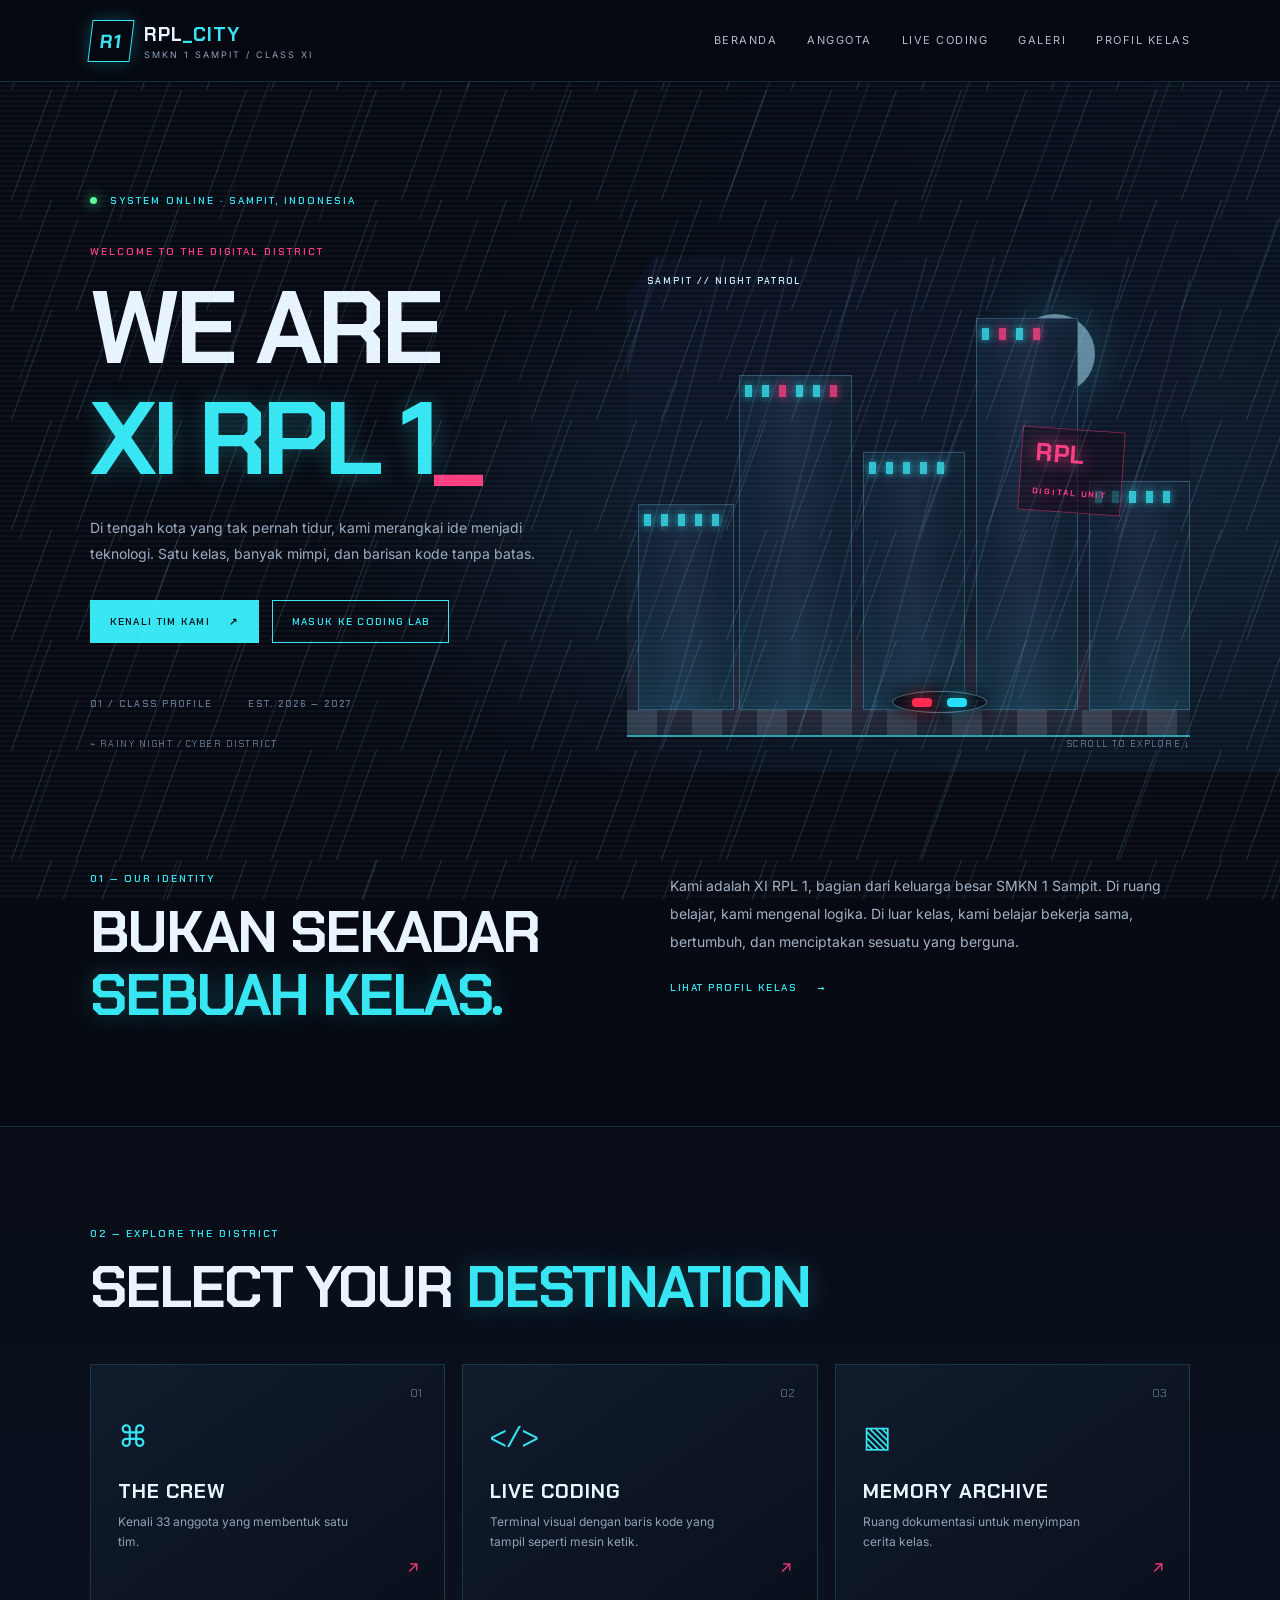
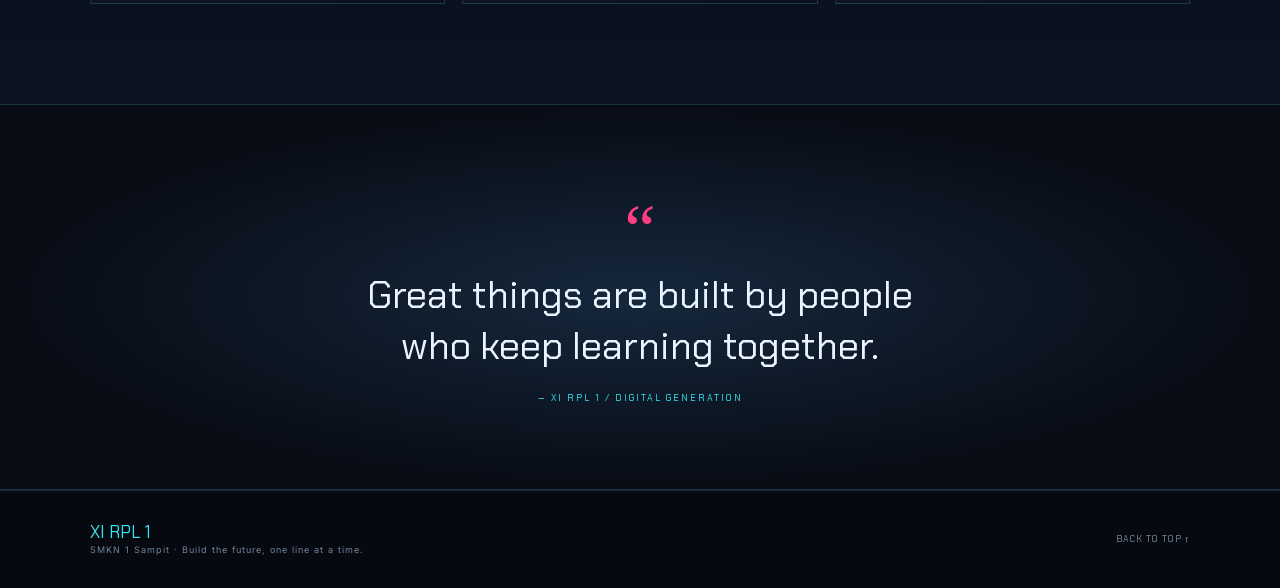
<file: NEON_RPL1_CYBER_CITY/html/index.html>
<!DOCTYPE html>
<html lang="id">
<head>
<meta charset="UTF-8">
<meta name="viewport" content="width=device-width, initial-scale=1.0">
<meta name="description" content="Website resmi kelas XI RPL 1 SMKN 1 Sampit dengan tema kota cyberpunk.">
<title>Cyber City | XI RPL 1</title>
<link rel="stylesheet" href="../css/style.css">
</head>
<body>
<div class="rain rain-one"></div><div class="rain rain-two"></div><div class="scanlines"></div>
<header class="site-header">
<a class="brand" href="index.html"><span class="brand-mark">R1</span><span>RPL<span class="brand-accent">_CITY</span><small>SMKN 1 SAMPIT / CLASS XI</small></span></a>
<input class="nav-toggle" type="checkbox" id="nav-toggle">
<label class="nav-button" for="nav-toggle"><span></span><span></span><span></span></label>
<nav class="navigation">
<a href="index.html">Beranda</a><a href="anggota.html">Anggota</a><a href="coding.html">Live Coding</a><a href="galeri.html">Galeri</a><a href="profil.html">Profil Kelas</a>
</nav></header>
<main>
<section class="hero">
<div class="hero-copy">
<div class="eyebrow"><i class="status-dot"></i> SYSTEM ONLINE <span>·</span> SAMPIT, INDONESIA</div>
<p class="hero-kicker">WELCOME TO THE DIGITAL DISTRICT</p>
<h1>WE ARE<br><span>XI RPL 1</span><b class="cursor">_</b></h1>
<p class="hero-description">Di tengah kota yang tak pernah tidur, kami merangkai ide menjadi teknologi. Satu kelas, banyak mimpi, dan barisan kode tanpa batas.</p>
<div class="hero-actions"><a class="button button-primary" href="anggota.html">KENALI TIM KAMI <span>↗</span></a><a class="button button-ghost" href="coding.html">MASUK KE CODING LAB</a></div>
<div class="hero-meta"><span>01 / CLASS PROFILE</span><span>EST. 2026 — 2027</span></div>
</div>
<div class="city-scene">
<div class="moon"></div><div class="city-glow"></div>
<div class="building b1"><i></i><i></i><i></i><i></i><i></i></div>
<div class="building b2"><i></i><i></i><i></i><i></i><i></i><i></i></div>
<div class="building b3"><i></i><i></i><i></i><i></i><i></i></div>
<div class="building b4"><i></i><i></i><i></i><i></i></div>
<div class="building b5"><i></i><i></i><i></i><i></i><i></i></div>
<div class="police-beacon"><span></span><span></span></div>
<div class="street-line"></div><div class="scene-label">SAMPIT // NIGHT PATROL</div>
<div class="holo-sign">RPL<br><small>DIGITAL UNIT</small></div>
</div>
<div class="hero-bottom"><span>⌁ RAINY NIGHT / CYBER DISTRICT</span><span>SCROLL TO EXPLORE ↓</span></div>
</section>
<section class="section intro-grid">
<div><p class="section-tag">01 — OUR IDENTITY</p><h2>BUKAN SEKADAR<br><span>SEBUAH KELAS.</span></h2></div>
<div class="intro-text"><p>Kami adalah XI RPL 1, bagian dari keluarga besar SMKN 1 Sampit. Di ruang belajar, kami mengenal logika. Di luar kelas, kami belajar bekerja sama, bertumbuh, dan menciptakan sesuatu yang berguna.</p><a class="text-link" href="profil.html">LIHAT PROFIL KELAS <span>→</span></a></div>
</section>
<section class="section feature-section">
<p class="section-tag">02 — EXPLORE THE DISTRICT</p><h2>SELECT YOUR <span>DESTINATION</span></h2>
<div class="feature-grid">
<a class="feature-card" href="anggota.html"><span class="card-number">01</span><div class="feature-icon">⌘</div><h3>THE CREW</h3><p>Kenali 33 anggota yang membentuk satu tim.</p><span class="card-arrow">↗</span></a>
<a class="feature-card" href="coding.html"><span class="card-number">02</span><div class="feature-icon">&lt;/&gt;</div><h3>LIVE CODING</h3><p>Terminal visual dengan baris kode yang tampil seperti mesin ketik.</p><span class="card-arrow">↗</span></a>
<a class="feature-card" href="galeri.html"><span class="card-number">03</span><div class="feature-icon">▧</div><h3>MEMORY ARCHIVE</h3><p>Ruang dokumentasi untuk menyimpan cerita kelas.</p><span class="card-arrow">↗</span></a>
</div>
</section>
<section class="quote-band"><span>“</span><p>Great things are built by people<br>who keep learning together.</p><small>— XI RPL 1 / DIGITAL GENERATION</small></section>
</main>
<footer class="footer"><div><b>XI RPL 1</b><span>SMKN 1 Sampit · Build the future, one line at a time.</span></div><a href="index.html">BACK TO TOP ↑</a></footer>
</body>
</html>
</file>
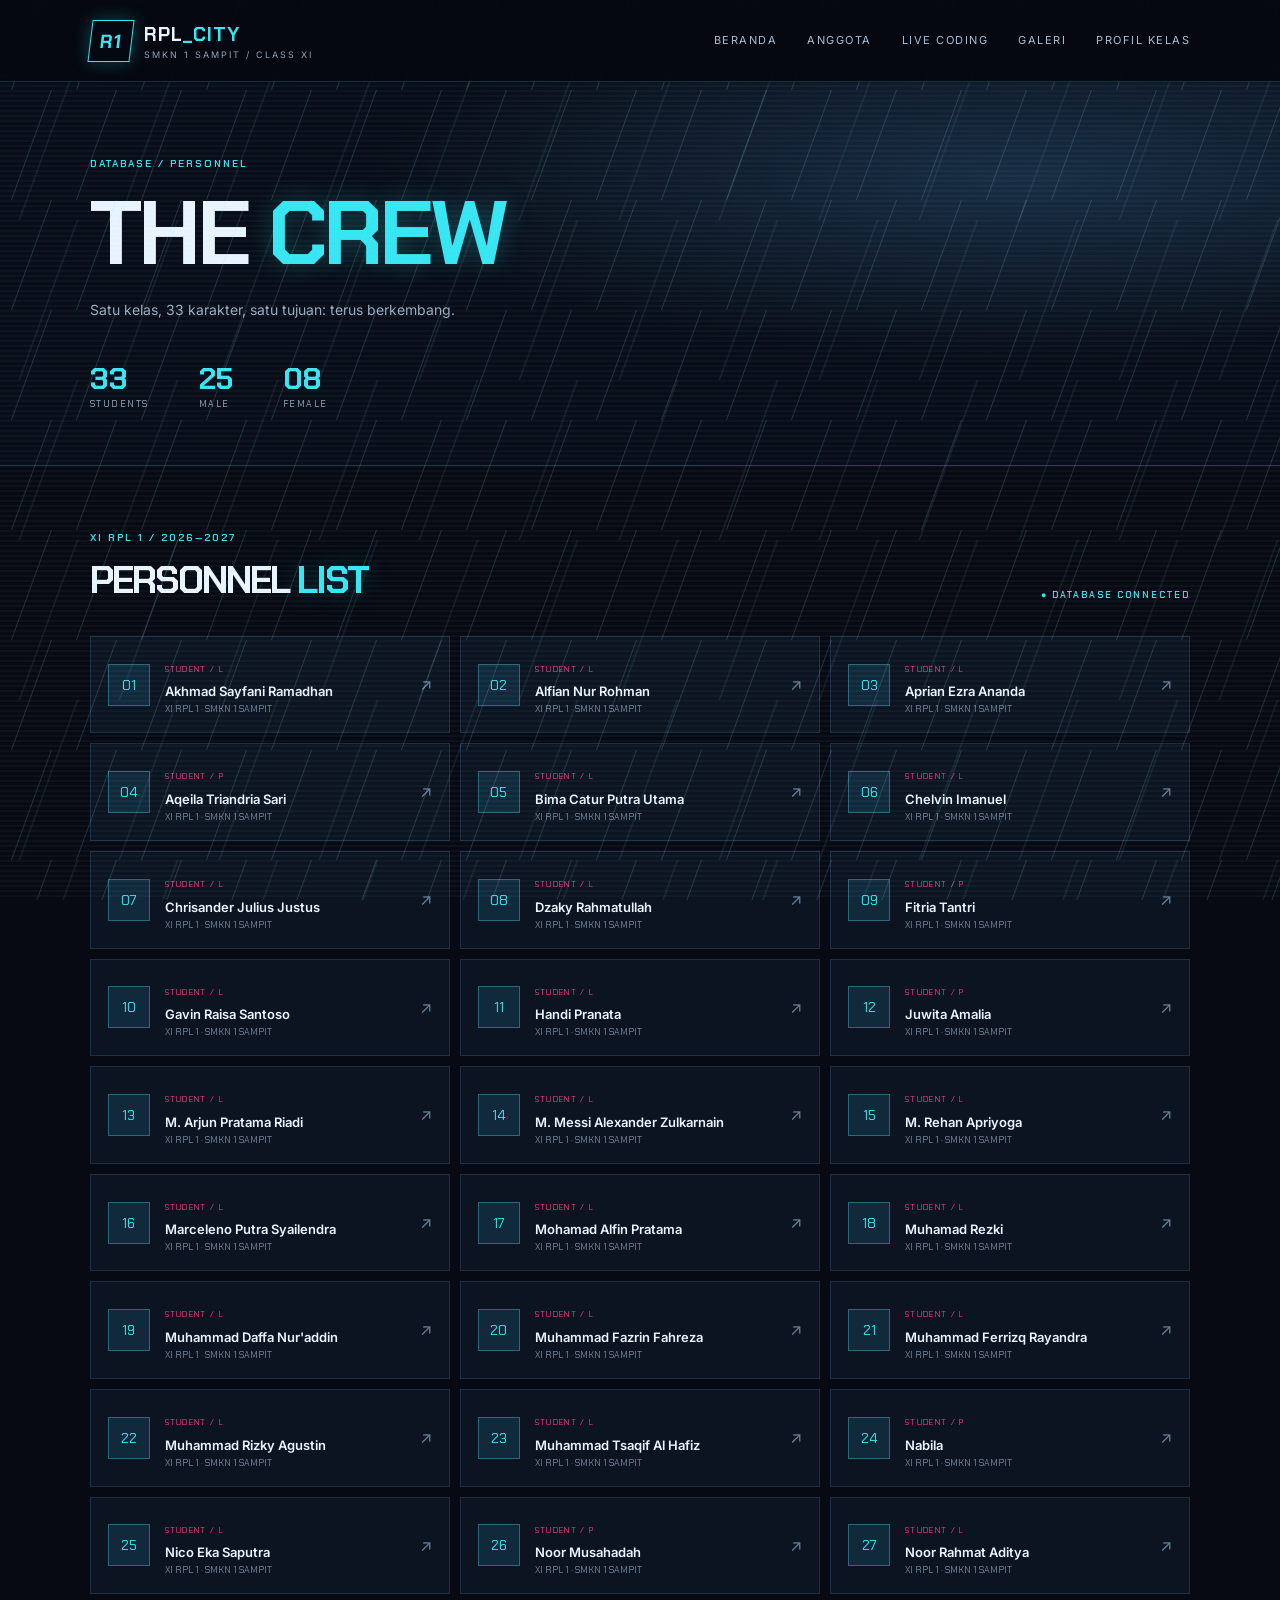
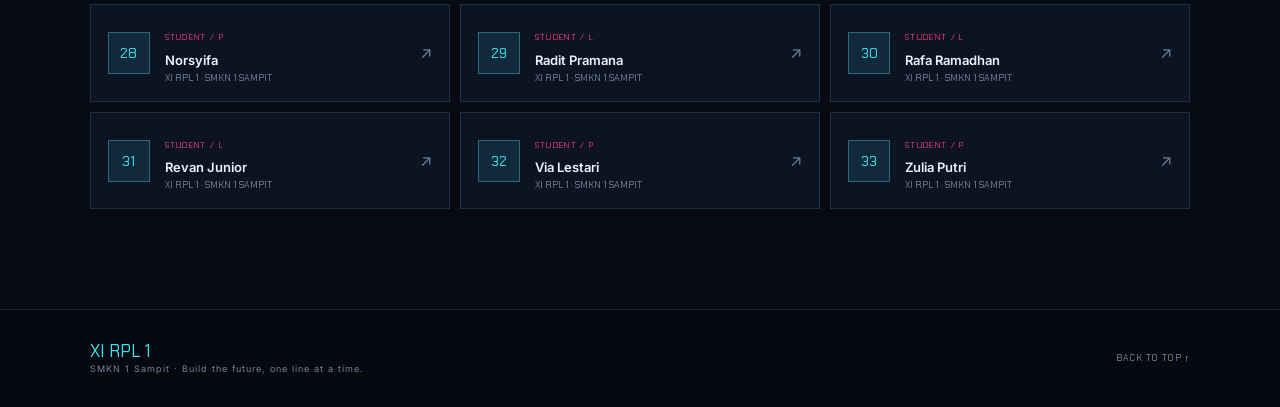
<file: NEON_RPL1_CYBER_CITY/html/anggota.html>
<!DOCTYPE html>
<html lang="id">
<head>
<meta charset="UTF-8">
<meta name="viewport" content="width=device-width, initial-scale=1.0">
<meta name="description" content="Daftar anggota kelas XI RPL 1 SMKN 1 Sampit.">
<title>The Crew | XI RPL 1</title>
<link rel="stylesheet" href="../css/style.css">
</head>
<body>
<div class="rain rain-one"></div><div class="rain rain-two"></div><div class="scanlines"></div>
<header class="site-header">
<a class="brand" href="index.html"><span class="brand-mark">R1</span><span>RPL<span class="brand-accent">_CITY</span><small>SMKN 1 SAMPIT / CLASS XI</small></span></a>
<input class="nav-toggle" type="checkbox" id="nav-toggle">
<label class="nav-button" for="nav-toggle"><span></span><span></span><span></span></label>
<nav class="navigation">
<a href="index.html">Beranda</a><a href="anggota.html">Anggota</a><a href="coding.html">Live Coding</a><a href="galeri.html">Galeri</a><a href="profil.html">Profil Kelas</a>
</nav></header>
<main>
<section class="page-hero compact"><p class="section-tag">DATABASE / PERSONNEL</p><h1>THE <span>CREW</span></h1><p class="lead">Satu kelas, 33 karakter, satu tujuan: terus berkembang.</p><div class="stats-row"><div><b>33</b><span>STUDENTS</span></div><div><b>25</b><span>MALE</span></div><div><b>08</b><span>FEMALE</span></div></div></section>
<section class="section members-section"><div class="section-heading"><div><p class="section-tag">XI RPL 1 / 2026—2027</p><h2>PERSONNEL <span>LIST</span></h2></div><span class="database-label">● DATABASE CONNECTED</span></div><div class="member-grid"><article class="member-card"><div class="member-avatar">01</div><div><span class="member-role">STUDENT / L</span><h3>Akhmad Sayfani Ramadhan</h3><p>XI RPL 1 · SMKN 1 SAMPIT</p></div><span class="member-symbol">↗</span></article>
<article class="member-card"><div class="member-avatar">02</div><div><span class="member-role">STUDENT / L</span><h3>Alfian Nur Rohman</h3><p>XI RPL 1 · SMKN 1 SAMPIT</p></div><span class="member-symbol">↗</span></article>
<article class="member-card"><div class="member-avatar">03</div><div><span class="member-role">STUDENT / L</span><h3>Aprian Ezra Ananda</h3><p>XI RPL 1 · SMKN 1 SAMPIT</p></div><span class="member-symbol">↗</span></article>
<article class="member-card"><div class="member-avatar">04</div><div><span class="member-role">STUDENT / P</span><h3>Aqeila Triandria Sari</h3><p>XI RPL 1 · SMKN 1 SAMPIT</p></div><span class="member-symbol">↗</span></article>
<article class="member-card"><div class="member-avatar">05</div><div><span class="member-role">STUDENT / L</span><h3>Bima Catur Putra Utama</h3><p>XI RPL 1 · SMKN 1 SAMPIT</p></div><span class="member-symbol">↗</span></article>
<article class="member-card"><div class="member-avatar">06</div><div><span class="member-role">STUDENT / L</span><h3>Chelvin Imanuel</h3><p>XI RPL 1 · SMKN 1 SAMPIT</p></div><span class="member-symbol">↗</span></article>
<article class="member-card"><div class="member-avatar">07</div><div><span class="member-role">STUDENT / L</span><h3>Chrisander Julius Justus</h3><p>XI RPL 1 · SMKN 1 SAMPIT</p></div><span class="member-symbol">↗</span></article>
<article class="member-card"><div class="member-avatar">08</div><div><span class="member-role">STUDENT / L</span><h3>Dzaky Rahmatullah</h3><p>XI RPL 1 · SMKN 1 SAMPIT</p></div><span class="member-symbol">↗</span></article>
<article class="member-card"><div class="member-avatar">09</div><div><span class="member-role">STUDENT / P</span><h3>Fitria Tantri</h3><p>XI RPL 1 · SMKN 1 SAMPIT</p></div><span class="member-symbol">↗</span></article>
<article class="member-card"><div class="member-avatar">10</div><div><span class="member-role">STUDENT / L</span><h3>Gavin Raisa Santoso</h3><p>XI RPL 1 · SMKN 1 SAMPIT</p></div><span class="member-symbol">↗</span></article>
<article class="member-card"><div class="member-avatar">11</div><div><span class="member-role">STUDENT / L</span><h3>Handi Pranata</h3><p>XI RPL 1 · SMKN 1 SAMPIT</p></div><span class="member-symbol">↗</span></article>
<article class="member-card"><div class="member-avatar">12</div><div><span class="member-role">STUDENT / P</span><h3>Juwita Amalia</h3><p>XI RPL 1 · SMKN 1 SAMPIT</p></div><span class="member-symbol">↗</span></article>
<article class="member-card"><div class="member-avatar">13</div><div><span class="member-role">STUDENT / L</span><h3>M. Arjun Pratama Riadi</h3><p>XI RPL 1 · SMKN 1 SAMPIT</p></div><span class="member-symbol">↗</span></article>
<article class="member-card"><div class="member-avatar">14</div><div><span class="member-role">STUDENT / L</span><h3>M. Messi Alexander Zulkarnain</h3><p>XI RPL 1 · SMKN 1 SAMPIT</p></div><span class="member-symbol">↗</span></article>
<article class="member-card"><div class="member-avatar">15</div><div><span class="member-role">STUDENT / L</span><h3>M. Rehan Apriyoga</h3><p>XI RPL 1 · SMKN 1 SAMPIT</p></div><span class="member-symbol">↗</span></article>
<article class="member-card"><div class="member-avatar">16</div><div><span class="member-role">STUDENT / L</span><h3>Marceleno Putra Syailendra</h3><p>XI RPL 1 · SMKN 1 SAMPIT</p></div><span class="member-symbol">↗</span></article>
<article class="member-card"><div class="member-avatar">17</div><div><span class="member-role">STUDENT / L</span><h3>Mohamad Alfin Pratama</h3><p>XI RPL 1 · SMKN 1 SAMPIT</p></div><span class="member-symbol">↗</span></article>
<article class="member-card"><div class="member-avatar">18</div><div><span class="member-role">STUDENT / L</span><h3>Muhamad Rezki</h3><p>XI RPL 1 · SMKN 1 SAMPIT</p></div><span class="member-symbol">↗</span></article>
<article class="member-card"><div class="member-avatar">19</div><div><span class="member-role">STUDENT / L</span><h3>Muhammad Daffa Nur'addin</h3><p>XI RPL 1 · SMKN 1 SAMPIT</p></div><span class="member-symbol">↗</span></article>
<article class="member-card"><div class="member-avatar">20</div><div><span class="member-role">STUDENT / L</span><h3>Muhammad Fazrin Fahreza</h3><p>XI RPL 1 · SMKN 1 SAMPIT</p></div><span class="member-symbol">↗</span></article>
<article class="member-card"><div class="member-avatar">21</div><div><span class="member-role">STUDENT / L</span><h3>Muhammad Ferrizq Rayandra</h3><p>XI RPL 1 · SMKN 1 SAMPIT</p></div><span class="member-symbol">↗</span></article>
<article class="member-card"><div class="member-avatar">22</div><div><span class="member-role">STUDENT / L</span><h3>Muhammad Rizky Agustin</h3><p>XI RPL 1 · SMKN 1 SAMPIT</p></div><span class="member-symbol">↗</span></article>
<article class="member-card"><div class="member-avatar">23</div><div><span class="member-role">STUDENT / L</span><h3>Muhammad Tsaqif Al Hafiz</h3><p>XI RPL 1 · SMKN 1 SAMPIT</p></div><span class="member-symbol">↗</span></article>
<article class="member-card"><div class="member-avatar">24</div><div><span class="member-role">STUDENT / P</span><h3>Nabila</h3><p>XI RPL 1 · SMKN 1 SAMPIT</p></div><span class="member-symbol">↗</span></article>
<article class="member-card"><div class="member-avatar">25</div><div><span class="member-role">STUDENT / L</span><h3>Nico Eka Saputra</h3><p>XI RPL 1 · SMKN 1 SAMPIT</p></div><span class="member-symbol">↗</span></article>
<article class="member-card"><div class="member-avatar">26</div><div><span class="member-role">STUDENT / P</span><h3>Noor Musahadah</h3><p>XI RPL 1 · SMKN 1 SAMPIT</p></div><span class="member-symbol">↗</span></article>
<article class="member-card"><div class="member-avatar">27</div><div><span class="member-role">STUDENT / L</span><h3>Noor Rahmat Aditya</h3><p>XI RPL 1 · SMKN 1 SAMPIT</p></div><span class="member-symbol">↗</span></article>
<article class="member-card"><div class="member-avatar">28</div><div><span class="member-role">STUDENT / P</span><h3>Norsyifa</h3><p>XI RPL 1 · SMKN 1 SAMPIT</p></div><span class="member-symbol">↗</span></article>
<article class="member-card"><div class="member-avatar">29</div><div><span class="member-role">STUDENT / L</span><h3>Radit Pramana</h3><p>XI RPL 1 · SMKN 1 SAMPIT</p></div><span class="member-symbol">↗</span></article>
<article class="member-card"><div class="member-avatar">30</div><div><span class="member-role">STUDENT / L</span><h3>Rafa Ramadhan</h3><p>XI RPL 1 · SMKN 1 SAMPIT</p></div><span class="member-symbol">↗</span></article>
<article class="member-card"><div class="member-avatar">31</div><div><span class="member-role">STUDENT / L</span><h3>Revan Junior</h3><p>XI RPL 1 · SMKN 1 SAMPIT</p></div><span class="member-symbol">↗</span></article>
<article class="member-card"><div class="member-avatar">32</div><div><span class="member-role">STUDENT / P</span><h3>Via Lestari</h3><p>XI RPL 1 · SMKN 1 SAMPIT</p></div><span class="member-symbol">↗</span></article>
<article class="member-card"><div class="member-avatar">33</div><div><span class="member-role">STUDENT / P</span><h3>Zulia Putri</h3><p>XI RPL 1 · SMKN 1 SAMPIT</p></div><span class="member-symbol">↗</span></article></div></section>
</main>
<footer class="footer"><div><b>XI RPL 1</b><span>SMKN 1 Sampit · Build the future, one line at a time.</span></div><a href="index.html">BACK TO TOP ↑</a></footer>
</body>
</html>
</file>
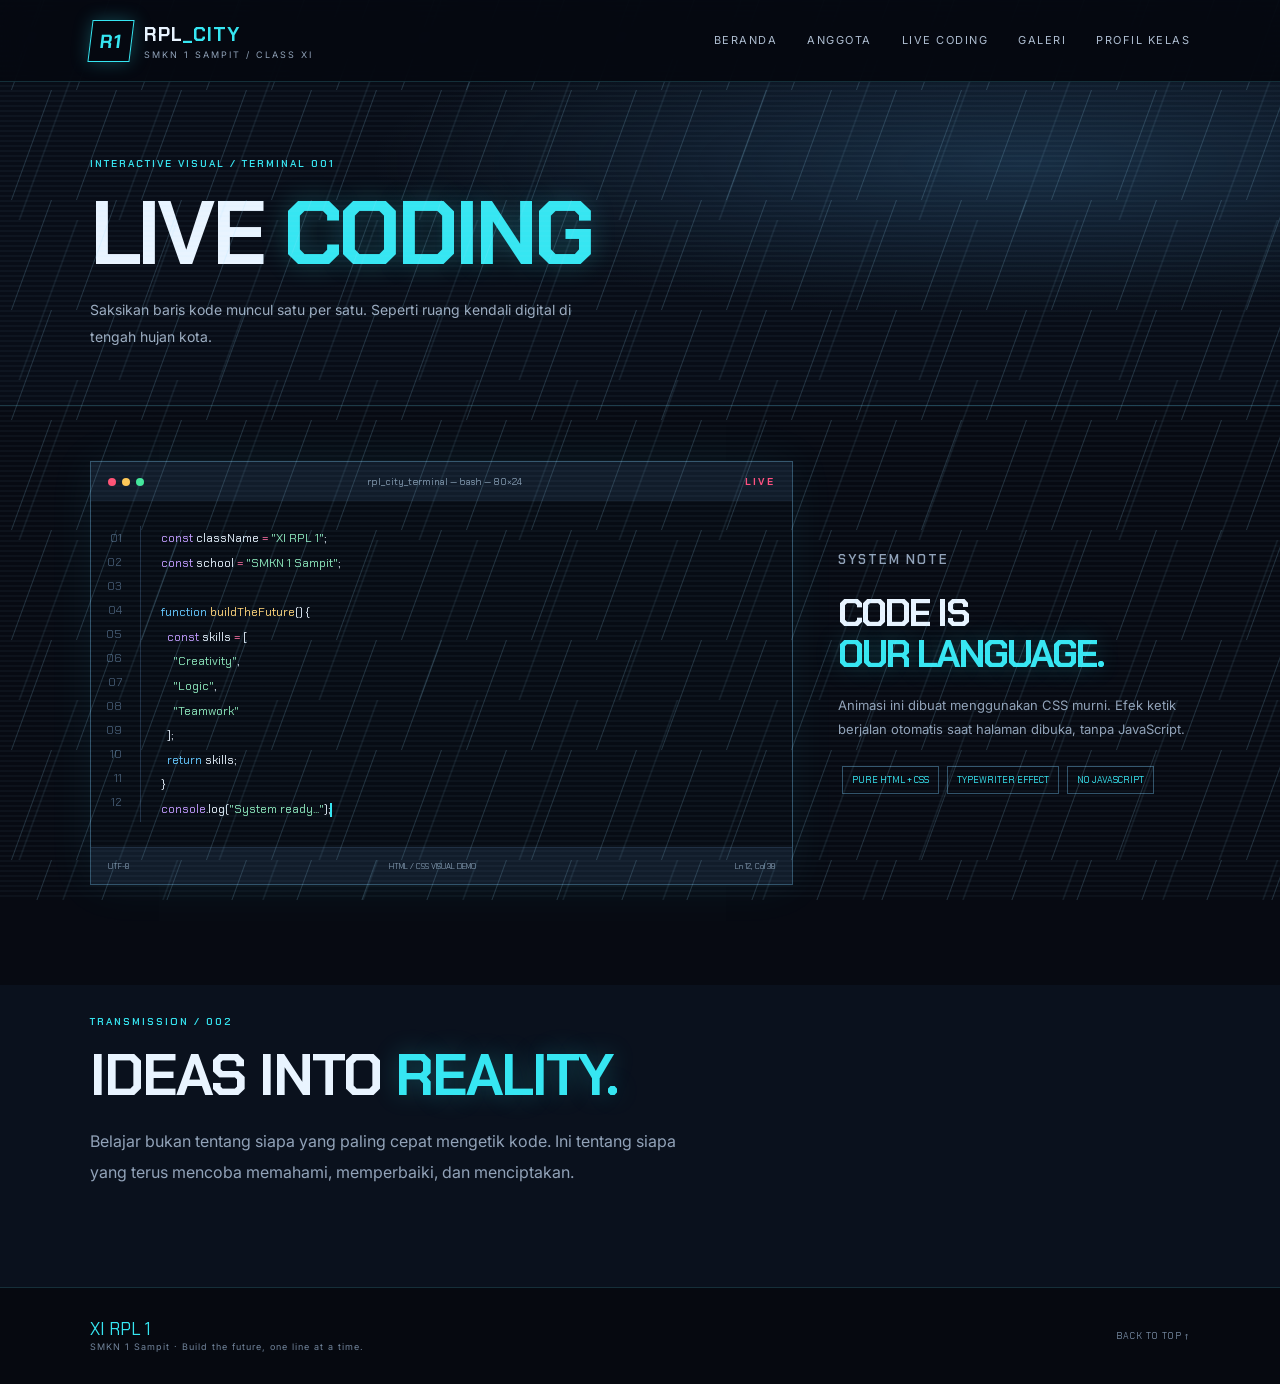
<file: NEON_RPL1_CYBER_CITY/html/coding.html>
<!DOCTYPE html>
<html lang="id">
<head>
<meta charset="UTF-8">
<meta name="viewport" content="width=device-width, initial-scale=1.0">
<meta name="description" content="Terminal animasi CSS untuk kelas XI RPL 1.">
<title>Live Coding | XI RPL 1</title>
<link rel="stylesheet" href="../css/style.css">
</head>
<body>
<div class="rain rain-one"></div><div class="rain rain-two"></div><div class="scanlines"></div>
<header class="site-header">
<a class="brand" href="index.html"><span class="brand-mark">R1</span><span>RPL<span class="brand-accent">_CITY</span><small>SMKN 1 SAMPIT / CLASS XI</small></span></a>
<input class="nav-toggle" type="checkbox" id="nav-toggle">
<label class="nav-button" for="nav-toggle"><span></span><span></span><span></span></label>
<nav class="navigation">
<a href="index.html">Beranda</a><a href="anggota.html">Anggota</a><a href="coding.html">Live Coding</a><a href="galeri.html">Galeri</a><a href="profil.html">Profil Kelas</a>
</nav></header>
<main>
<section class="page-hero compact"><p class="section-tag">INTERACTIVE VISUAL / TERMINAL 001</p><h1>LIVE <span>CODING</span></h1><p class="lead">Saksikan baris kode muncul satu per satu. Seperti ruang kendali digital di tengah hujan kota.</p></section>
<section class="section coding-layout">
<div class="terminal-window">
<div class="terminal-top"><div class="traffic"><i></i><i></i><i></i></div><span>rpl_city_terminal — bash — 80×24</span><b>LIVE</b></div>
<div class="terminal-body"><div class="terminal-side">01<br>02<br>03<br>04<br>05<br>06<br>07<br>08<br>09<br>10<br>11<br>12</div>
<div class="code-lines"><p><span class="code-purple">const</span> className <span class="code-pink">=</span> <span class="code-green">"XI RPL 1"</span>;</p>
<p><span class="code-purple">const</span> school <span class="code-pink">=</span> <span class="code-green">"SMKN 1 Sampit"</span>;</p>
<p>&nbsp;</p>
<p><span class="code-blue">function</span> <span class="code-yellow">buildTheFuture</span>() {</p>
<p>&nbsp;&nbsp;<span class="code-purple">const</span> skills <span class="code-pink">=</span> [</p>
<p>&nbsp;&nbsp;&nbsp;&nbsp;<span class="code-green">"Creativity"</span>,</p>
<p>&nbsp;&nbsp;&nbsp;&nbsp;<span class="code-green">"Logic"</span>,</p>
<p>&nbsp;&nbsp;&nbsp;&nbsp;<span class="code-green">"Teamwork"</span></p>
<p>&nbsp;&nbsp;];</p>
<p>&nbsp;&nbsp;<span class="code-blue">return</span> skills;</p>
<p>}</p>
<p class="typing-line"><span class="code-purple">console</span>.log(<span class="code-green">"System ready..."</span>);<i></i></p></div></div>
<div class="terminal-bottom"><span>UTF-8</span><span>HTML / CSS VISUAL DEMO</span><span>Ln 12, Col 38</span></div>
</div>
<div class="coding-note"><p class="section-tag">SYSTEM NOTE</p><h2>CODE IS<br><span>OUR LANGUAGE.</span></h2><p>Animasi ini dibuat menggunakan CSS murni. Efek ketik berjalan otomatis saat halaman dibuka, tanpa JavaScript.</p><div class="note-chip">PURE HTML + CSS</div><div class="note-chip">TYPEWRITER EFFECT</div><div class="note-chip">NO JAVASCRIPT</div></div>
</section>
<section class="section mini-terminal"><p class="section-tag">TRANSMISSION / 002</p><h2>IDEAS INTO <span>REALITY.</span></h2><p>Belajar bukan tentang siapa yang paling cepat mengetik kode. Ini tentang siapa yang terus mencoba memahami, memperbaiki, dan menciptakan.</p></section>
</main>
<footer class="footer"><div><b>XI RPL 1</b><span>SMKN 1 Sampit · Build the future, one line at a time.</span></div><a href="index.html">BACK TO TOP ↑</a></footer>
</body>
</html>
</file>
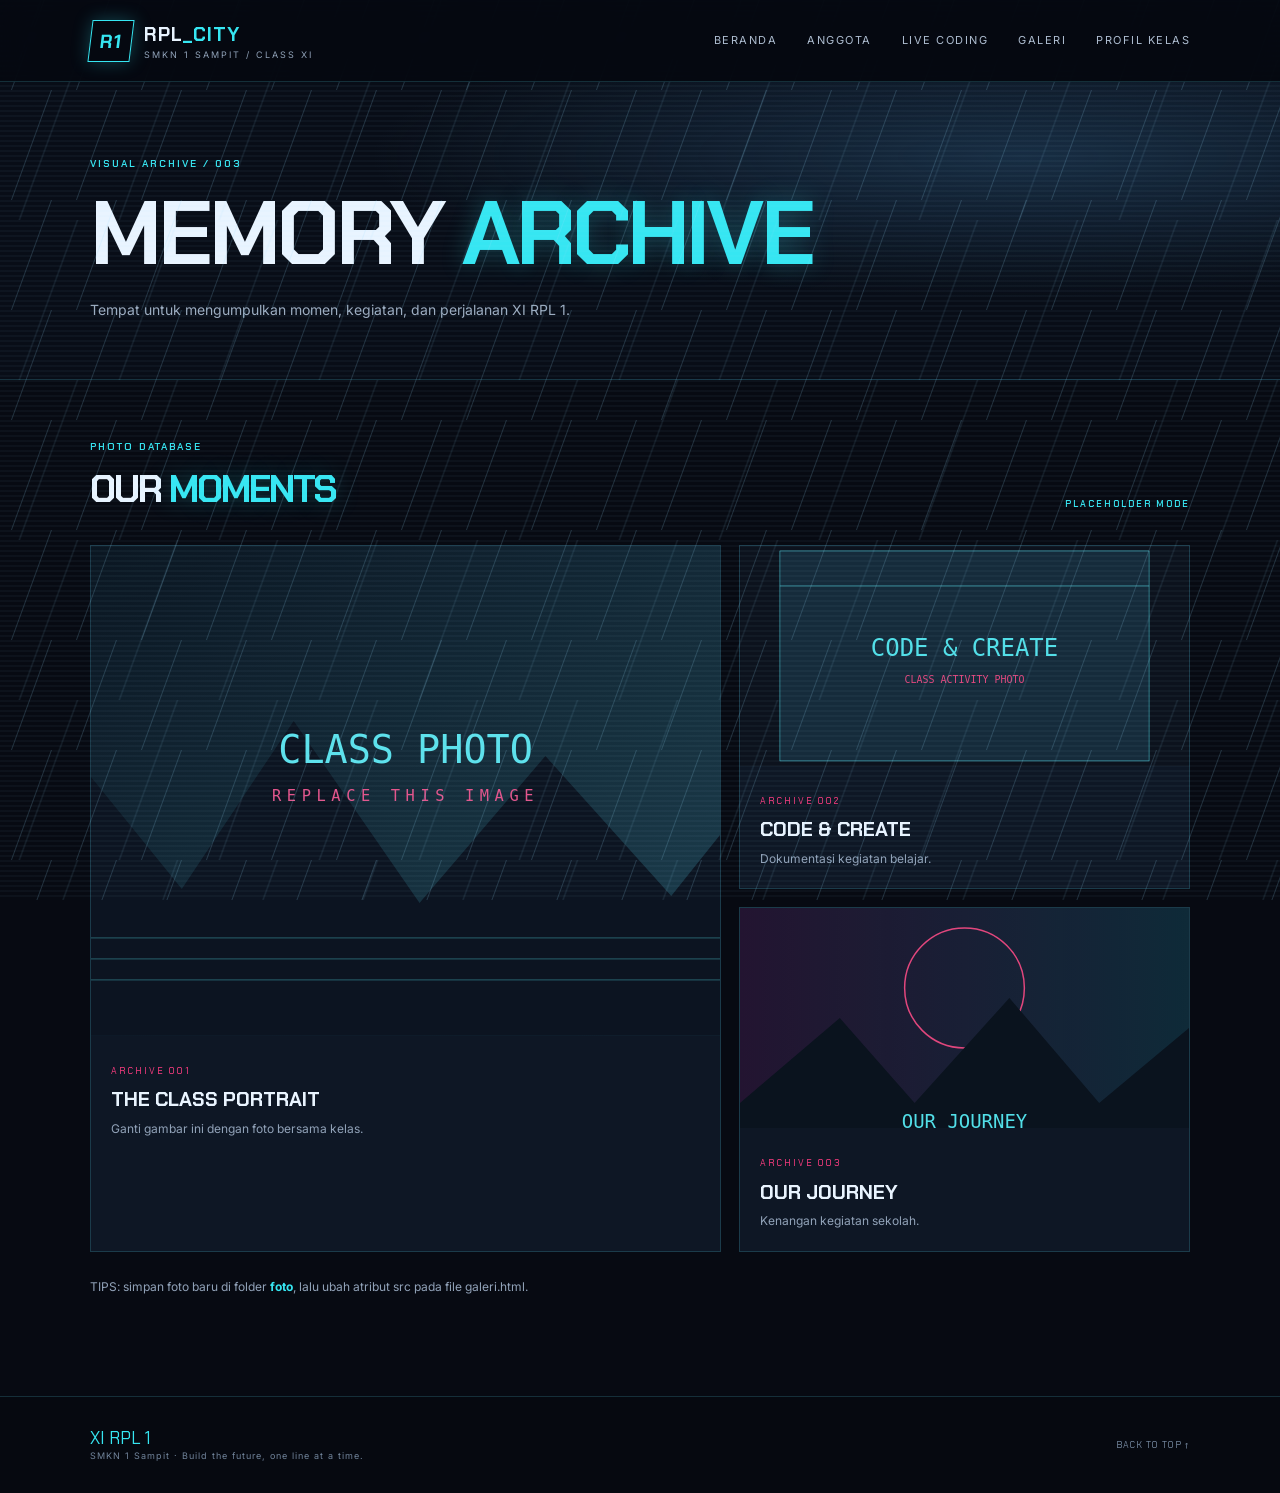
<file: NEON_RPL1_CYBER_CITY/html/galeri.html>
<!DOCTYPE html>
<html lang="id">
<head>
<meta charset="UTF-8">
<meta name="viewport" content="width=device-width, initial-scale=1.0">
<meta name="description" content="Galeri foto kelas XI RPL 1.">
<title>Memory Archive | XI RPL 1</title>
<link rel="stylesheet" href="../css/style.css">
</head>
<body>
<div class="rain rain-one"></div><div class="rain rain-two"></div><div class="scanlines"></div>
<header class="site-header">
<a class="brand" href="index.html"><span class="brand-mark">R1</span><span>RPL<span class="brand-accent">_CITY</span><small>SMKN 1 SAMPIT / CLASS XI</small></span></a>
<input class="nav-toggle" type="checkbox" id="nav-toggle">
<label class="nav-button" for="nav-toggle"><span></span><span></span><span></span></label>
<nav class="navigation">
<a href="index.html">Beranda</a><a href="anggota.html">Anggota</a><a href="coding.html">Live Coding</a><a href="galeri.html">Galeri</a><a href="profil.html">Profil Kelas</a>
</nav></header>
<main>
<section class="page-hero compact"><p class="section-tag">VISUAL ARCHIVE / 003</p><h1>MEMORY <span>ARCHIVE</span></h1><p class="lead">Tempat untuk mengumpulkan momen, kegiatan, dan perjalanan XI RPL 1.</p></section>
<section class="section gallery-section"><div class="section-heading"><div><p class="section-tag">PHOTO DATABASE</p><h2>OUR <span>MOMENTS</span></h2></div><span class="database-label">PLACEHOLDER MODE</span></div>
<div class="gallery-grid">
<article class="gallery-card gallery-large"><img src="../foto/foto-kelas-1.svg" alt="Placeholder foto kegiatan kelas"><div><small>ARCHIVE 001</small><h3>THE CLASS PORTRAIT</h3><p>Ganti gambar ini dengan foto bersama kelas.</p></div></article>
<article class="gallery-card"><img src="../foto/foto-kelas-2.svg" alt="Placeholder kegiatan belajar"><div><small>ARCHIVE 002</small><h3>CODE & CREATE</h3><p>Dokumentasi kegiatan belajar.</p></div></article>
<article class="gallery-card"><img src="../foto/foto-kelas-3.svg" alt="Placeholder kegiatan sekolah"><div><small>ARCHIVE 003</small><h3>OUR JOURNEY</h3><p>Kenangan kegiatan sekolah.</p></div></article>
</div><p class="gallery-hint">TIPS: simpan foto baru di folder <b>foto</b>, lalu ubah atribut src pada file galeri.html.</p></section>
</main>
<footer class="footer"><div><b>XI RPL 1</b><span>SMKN 1 Sampit · Build the future, one line at a time.</span></div><a href="index.html">BACK TO TOP ↑</a></footer>
</body>
</html>
</file>
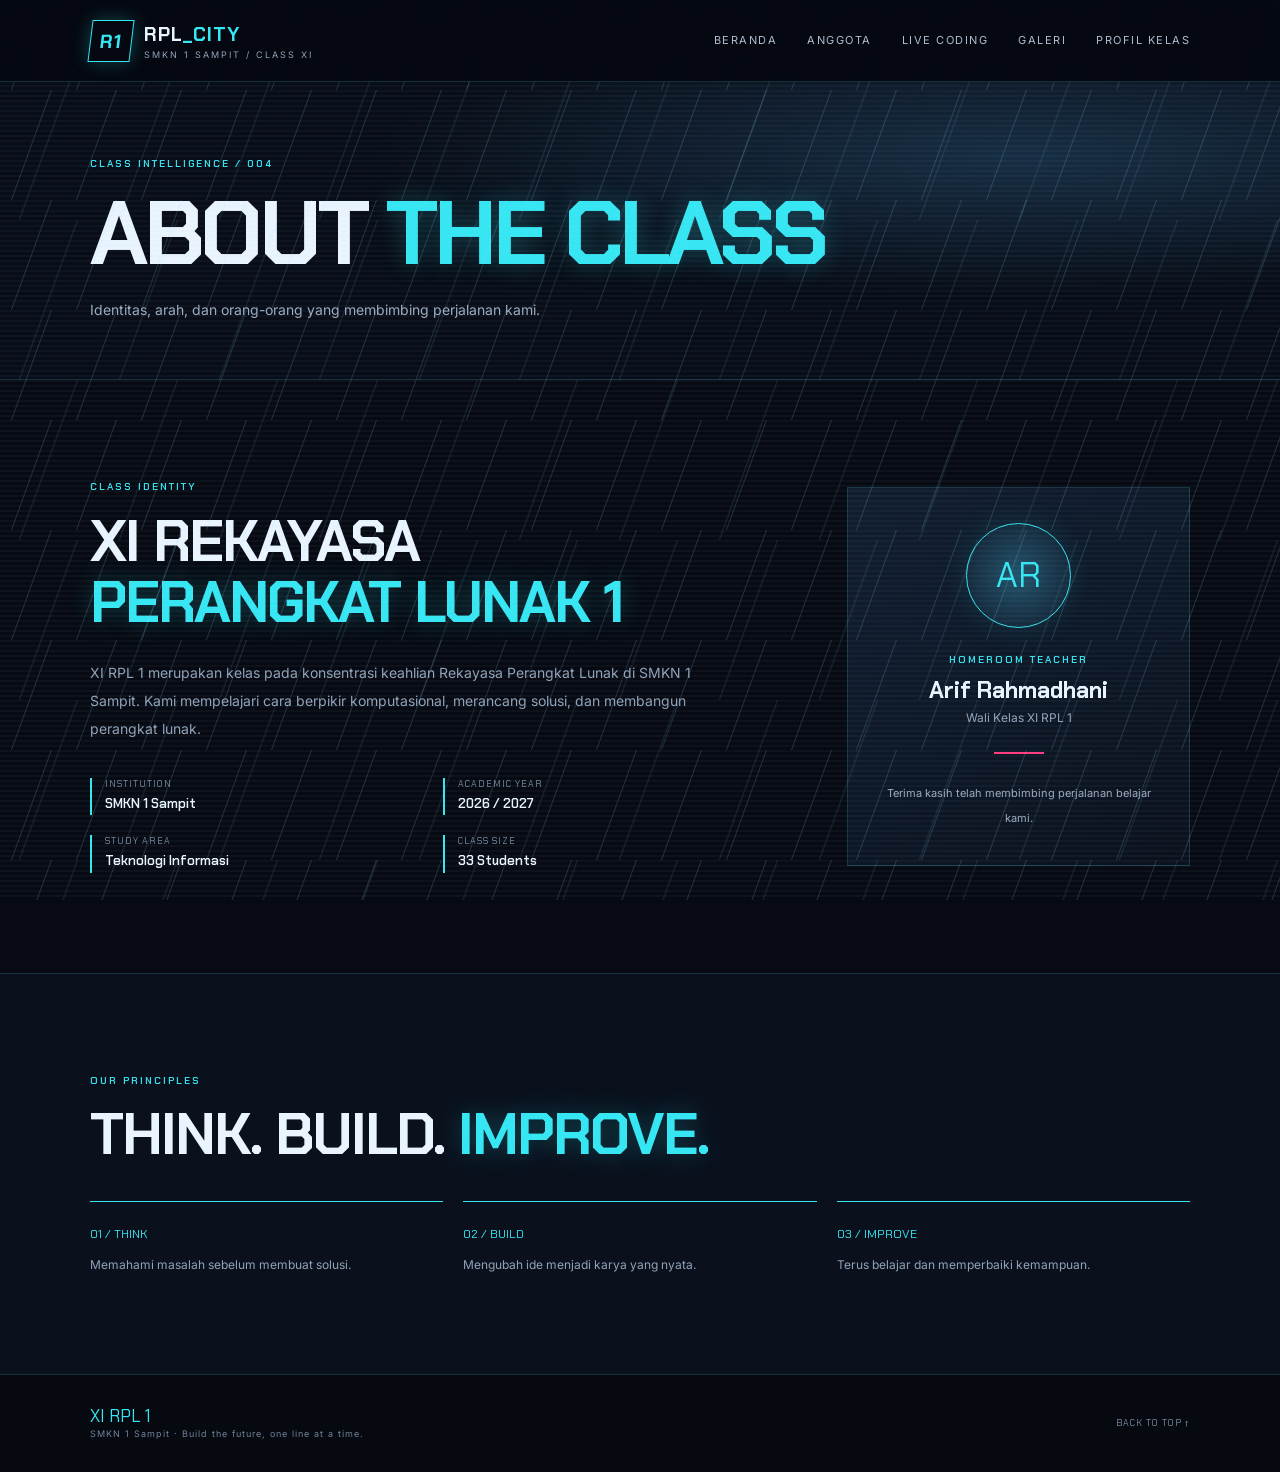
<file: NEON_RPL1_CYBER_CITY/html/profil.html>
<!DOCTYPE html>
<html lang="id">
<head>
<meta charset="UTF-8">
<meta name="viewport" content="width=device-width, initial-scale=1.0">
<meta name="description" content="Profil kelas XI RPL 1 dan wali kelas.">
<title>Profil Kelas | XI RPL 1</title>
<link rel="stylesheet" href="../css/style.css">
</head>
<body>
<div class="rain rain-one"></div><div class="rain rain-two"></div><div class="scanlines"></div>
<header class="site-header">
<a class="brand" href="index.html"><span class="brand-mark">R1</span><span>RPL<span class="brand-accent">_CITY</span><small>SMKN 1 SAMPIT / CLASS XI</small></span></a>
<input class="nav-toggle" type="checkbox" id="nav-toggle">
<label class="nav-button" for="nav-toggle"><span></span><span></span><span></span></label>
<nav class="navigation">
<a href="index.html">Beranda</a><a href="anggota.html">Anggota</a><a href="coding.html">Live Coding</a><a href="galeri.html">Galeri</a><a href="profil.html">Profil Kelas</a>
</nav></header>
<main>
<section class="page-hero compact"><p class="section-tag">CLASS INTELLIGENCE / 004</p><h1>ABOUT <span>THE CLASS</span></h1><p class="lead">Identitas, arah, dan orang-orang yang membimbing perjalanan kami.</p></section>
<section class="section profile-layout"><div class="profile-main"><p class="section-tag">CLASS IDENTITY</p><h2>XI REKAYASA<br><span>PERANGKAT LUNAK 1</span></h2><p>XI RPL 1 merupakan kelas pada konsentrasi keahlian Rekayasa Perangkat Lunak di SMKN 1 Sampit. Kami mempelajari cara berpikir komputasional, merancang solusi, dan membangun perangkat lunak.</p><div class="profile-facts"><div><small>INSTITUTION</small><b>SMKN 1 Sampit</b></div><div><small>ACADEMIC YEAR</small><b>2026 / 2027</b></div><div><small>STUDY AREA</small><b>Teknologi Informasi</b></div><div><small>CLASS SIZE</small><b>33 Students</b></div></div></div>
<div class="teacher-card"><div class="teacher-image">AR</div><p class="section-tag">HOMEROOM TEACHER</p><h3>Arif Rahmadhani</h3><p>Wali Kelas XI RPL 1</p><div class="teacher-line"></div><small>Terima kasih telah membimbing perjalanan belajar kami.</small></div></section>
<section class="section vision-section"><p class="section-tag">OUR PRINCIPLES</p><h2>THINK. BUILD. <span>IMPROVE.</span></h2><div class="principle-grid"><div><b>01 / THINK</b><p>Memahami masalah sebelum membuat solusi.</p></div><div><b>02 / BUILD</b><p>Mengubah ide menjadi karya yang nyata.</p></div><div><b>03 / IMPROVE</b><p>Terus belajar dan memperbaiki kemampuan.</p></div></div></section>
</main>
<footer class="footer"><div><b>XI RPL 1</b><span>SMKN 1 Sampit · Build the future, one line at a time.</span></div><a href="index.html">BACK TO TOP ↑</a></footer>
</body>
</html>
</file>
<file: NEON_RPL1_CYBER_CITY/css/style.css>
@import url('https://fonts.googleapis.com/css2?family=Chakra+Petch:wght@400;500;600;700&family=Inter:wght@400;500;600;700;800&display=swap');
:root{--bg:#070a12;--panel:#0c1220;--panel2:#101a2b;--text:#e9f4ff;--muted:#91a2b8;--cyan:#36e6f2;--pink:#ff3d81;--purple:#9c6bff;--line:rgba(91,220,245,.18);--mono:'Chakra Petch',monospace}
*{box-sizing:border-box;margin:0;padding:0}
html{scroll-behavior:smooth}
body{background:var(--bg);color:var(--text);font-family:Inter,Arial,sans-serif;overflow-x:hidden;line-height:1.6}
a{color:inherit;text-decoration:none}
.site-header{height:82px;padding:0 7%;display:flex;align-items:center;justify-content:space-between;border-bottom:1px solid var(--line);background:rgba(5,9,17,.88);backdrop-filter:blur(14px);position:sticky;top:0;z-index:20}
.brand{display:flex;align-items:center;gap:12px;font:700 19px var(--mono);letter-spacing:1px}
.brand-mark{width:42px;height:42px;border:1px solid var(--cyan);display:grid;place-items:center;color:var(--cyan);box-shadow:0 0 18px #36e6f244;transform:skew(-7deg)}
.brand-accent{color:var(--cyan)}.brand small{display:block;color:var(--muted);font:9px Inter;letter-spacing:2px;margin-top:2px}
.navigation{display:flex;gap:30px}.navigation a{font-size:11px;letter-spacing:1.5px;text-transform:uppercase;color:#aebdd0;transition:.25s}.navigation a:hover{color:var(--cyan);text-shadow:0 0 12px var(--cyan)}
.nav-toggle,.nav-button{display:none}
.hero{min-height:690px;padding:85px 7% 35px;position:relative;display:grid;grid-template-columns:1fr 1.05fr;align-items:center;overflow:hidden;background:radial-gradient(ellipse at 75% 65%,#14263a 0,transparent 47%),linear-gradient(110deg,#070a12 35%,#0a1220)}
.hero:before{content:"";position:absolute;inset:0;background:linear-gradient(transparent 96%,#36e6f211 97%);background-size:100% 5px;opacity:.4;pointer-events:none}
.hero-copy{position:relative;z-index:3;max-width:600px}.eyebrow,.section-tag,.hero-kicker,.hero-meta,.scene-label,.database-label{font:600 10px var(--mono);letter-spacing:2px;color:var(--cyan)}
.status-dot{display:inline-block;width:7px;height:7px;background:#5dff9a;border-radius:50%;box-shadow:0 0 12px #5dff9a;margin-right:8px}
.hero-kicker{margin-top:38px;color:var(--pink)}h1,h2,h3{font-family:var(--mono);line-height:1.08}
.hero h1{font-size:clamp(62px,8vw,112px);letter-spacing:-5px;margin:15px 0 20px}.hero h1 span,.page-hero h1 span,.section h2 span,.profile-main h2 span,.coding-note h2 span{color:var(--cyan);text-shadow:0 0 25px #36e6f244}
.cursor{color:var(--pink);animation:blink .8s steps(2) infinite}.hero-description,.lead{max-width:490px;color:#9cacc0;font-size:14px;line-height:1.9}
.hero-actions{display:flex;gap:13px;flex-wrap:wrap;margin-top:32px}.button{padding:14px 19px;font:600 10px var(--mono);letter-spacing:1.3px;border:1px solid var(--cyan);transition:.25s}.button-primary{background:var(--cyan);color:#061018}.button-primary span{margin-left:15px}.button-ghost{color:var(--cyan)}.button:hover{box-shadow:0 0 25px #36e6f255;transform:translateY(-3px)}
.hero-meta{display:flex;gap:35px;margin-top:55px;color:#62748c;font-size:9px}
.city-scene{height:480px;position:relative;overflow:hidden;align-self:end;background:linear-gradient(180deg,#0a1020 0%,#111c30 65%,#080d18 100%);border-bottom:2px solid #36e6f2aa;clip-path:polygon(5% 0,100% 0,100% 100%,0 100%,0 8%)}
.city-scene:before{content:"";position:absolute;inset:0;background:repeating-linear-gradient(105deg,transparent 0 28px,#9edbff18 29px,#9edbff18 30px,transparent 31px 65px);animation:rain 1s linear infinite;z-index:5;pointer-events:none}
.city-scene:after{content:"";position:absolute;inset:0;background:linear-gradient(0deg,#36e6f21a,transparent 35%);z-index:6;pointer-events:none}
.moon{position:absolute;width:80px;height:80px;border-radius:50%;background:#a9eaff;right:17%;top:12%;box-shadow:0 0 55px #36e6f288;opacity:.55}
.city-glow{position:absolute;bottom:0;left:0;right:0;height:80px;background:#ff3d8122;filter:blur(25px)}
.building{position:absolute;bottom:25px;background:linear-gradient(90deg,#111d31,#1a2940 50%,#101a2c);border:1px solid #31506a;box-shadow:inset 0 0 25px #36e6f211}
.building i{display:inline-block;width:7px;height:12px;background:#36e6f2;opacity:.8;margin:9px 5px;box-shadow:0 0 9px #36e6f2}
.b1{left:2%;width:17%;height:43%}.b2{left:20%;width:20%;height:70%}.b3{left:42%;width:18%;height:54%}.b4{left:62%;width:18%;height:82%}.b5{right:0;width:18%;height:48%}
.b2 i:nth-child(3n),.b4 i:nth-child(2n){background:var(--pink);box-shadow:0 0 10px var(--pink)}
.police-beacon{position:absolute;z-index:8;bottom:22px;left:47%;width:95px;height:22px;border-radius:50%;background:#090e18;border:1px solid #52657a;display:flex;justify-content:center;align-items:center;gap:15px;box-shadow:0 0 20px #000}
.police-beacon span{width:20px;height:9px;border-radius:4px;background:#ff294e;animation:siren .65s infinite alternate;box-shadow:0 0 18px #ff294e}
.police-beacon span+span{background:#26dfff;animation-delay:.65s;box-shadow:0 0 18px #26dfff}
.street-line{position:absolute;bottom:0;height:25px;width:100%;background:repeating-linear-gradient(90deg,#d3e9ff 0 30px,transparent 30px 65px);opacity:.13}
.scene-label{position:absolute;top:18px;left:20px;z-index:9;font-size:9px;color:#d5efff}.holo-sign{position:absolute;z-index:9;right:12%;top:36%;font:700 25px var(--mono);color:var(--pink);text-shadow:0 0 18px var(--pink);transform:rotate(4deg);border:1px solid #ff3d8177;padding:8px 13px;background:#170d1a99}.holo-sign small{font-size:8px;letter-spacing:2px}
.hero-bottom{position:absolute;bottom:22px;left:7%;right:7%;display:flex;justify-content:space-between;font:9px var(--mono);letter-spacing:1.5px;color:#687a91}
.section{padding:100px 7%;position:relative}.intro-grid{display:grid;grid-template-columns:1fr 1fr;gap:60px;border-bottom:1px solid var(--line)}.section h2{font-size:clamp(34px,5vw,58px);margin-top:16px;letter-spacing:-2px}.intro-text{max-width:520px;color:#a3b2c5;font-size:14px;line-height:2}.text-link{display:inline-block;margin-top:25px;color:var(--cyan);font:600 10px var(--mono);letter-spacing:1.5px}.text-link span{margin-left:15px}
.feature-section{background:linear-gradient(180deg,#080d17,#0b1220)}.feature-section>h2{margin-bottom:45px}.feature-grid{display:grid;grid-template-columns:repeat(3,1fr);gap:17px}.feature-card{position:relative;min-height:240px;padding:27px;background:linear-gradient(145deg,#101b2c,#0a101c);border:1px solid var(--line);transition:.3s;overflow:hidden}.feature-card:hover{transform:translateY(-7px);border-color:var(--cyan);box-shadow:0 15px 45px #0008,0 0 22px #36e6f21c}.card-number{position:absolute;right:22px;top:20px;color:#5b6d83;font:12px var(--mono)}.feature-icon{font:30px var(--mono);color:var(--cyan);margin:25px 0}.feature-card h3{font-size:20px;letter-spacing:1px}.feature-card p{font-size:12px;color:var(--muted);margin-top:10px;max-width:230px}.card-arrow{position:absolute;right:25px;bottom:23px;color:var(--pink)}
.quote-band{text-align:center;padding:85px 20px;background:radial-gradient(ellipse,#15283c,#080c15 70%);border-top:1px solid var(--line);border-bottom:1px solid var(--line)}.quote-band>span{font:70px Georgia;color:var(--pink)}.quote-band p{font:clamp(23px,4vw,38px) var(--mono);line-height:1.35}.quote-band small{display:block;margin-top:20px;color:var(--cyan);font:9px var(--mono);letter-spacing:2px}
.page-hero{padding:95px 7% 55px;background:radial-gradient(ellipse at 80% 25%,#172d43,transparent 45%),#080d17;border-bottom:1px solid var(--line)}.page-hero h1{font-size:clamp(52px,8vw,90px);letter-spacing:-4px;margin:15px 0}.page-hero.compact{padding-top:75px}.stats-row{display:flex;gap:50px;margin-top:35px}.stats-row div{display:flex;flex-direction:column}.stats-row b{font:700 30px var(--mono);color:var(--cyan)}.stats-row span{font:9px var(--mono);letter-spacing:1.5px;color:var(--muted)}
.members-section{padding-top:65px}.section-heading{display:flex;justify-content:space-between;align-items:end;margin-bottom:35px}.section-heading h2{font-size:38px}.database-label{font-size:9px}.member-grid{display:grid;grid-template-columns:repeat(3,1fr);gap:10px}.member-card{display:flex;align-items:center;gap:15px;padding:17px;background:#0c1421;border:1px solid #1c3044;min-width:0;transition:.2s}.member-card:hover{border-color:var(--cyan);background:#101d2d}.member-avatar{width:42px;height:42px;flex-shrink:0;display:grid;place-items:center;background:#102a3b;border:1px solid #2b687a;color:var(--cyan);font:14px var(--mono)}.member-role{font:8px var(--mono);letter-spacing:1.3px;color:var(--pink)}.member-card h3{font:600 13px Inter;margin:4px 0;overflow-wrap:anywhere}.member-card p{font:9px var(--mono);color:#72849b}.member-symbol{margin-left:auto;color:#66839a}
.coding-layout{display:grid;grid-template-columns:1.4fr .7fr;gap:45px;align-items:center;padding-top:55px}.terminal-window{background:#070c14;border:1px solid #31536a;box-shadow:0 0 45px #36e6f211}.terminal-top,.terminal-bottom{display:flex;align-items:center;justify-content:space-between;padding:13px 17px;background:#111c2a;color:#8096ac;font:10px var(--mono)}.terminal-top b{color:#ff507f;letter-spacing:2px}.traffic{display:flex;gap:6px}.traffic i{width:8px;height:8px;border-radius:50%;background:#ff5375}.traffic i:nth-child(2){background:#ffc857}.traffic i:nth-child(3){background:#42e89a}.terminal-body{display:flex;min-height:320px;padding:25px 15px;overflow:hidden}.terminal-side{padding-right:18px;color:#40546b;text-align:right;font:12px/2 var(--mono);border-right:1px solid #203044}.code-lines{padding-left:20px;font:12px/2.05 var(--mono);white-space:nowrap;overflow:hidden}.code-lines p{opacity:0;animation:typeLine .5s steps(35) forwards}.code-lines p:nth-child(1){animation-delay:.4s}.code-lines p:nth-child(2){animation-delay:1.2s}.code-lines p:nth-child(3){animation-delay:1.8s}.code-lines p:nth-child(4){animation-delay:2s}.code-lines p:nth-child(5){animation-delay:2.8s}.code-lines p:nth-child(6){animation-delay:3.5s}.code-lines p:nth-child(7){animation-delay:4.2s}.code-lines p:nth-child(8){animation-delay:4.9s}.code-lines p:nth-child(9){animation-delay:5.6s}.code-lines p:nth-child(10){animation-delay:6.3s}.code-lines p:nth-child(11){animation-delay:7s}.code-lines p:nth-child(12){animation-delay:7.7s}.code-purple{color:#c39bff}.code-pink{color:#ff70a4}.code-green{color:#8ce7bb}.code-blue{color:#65c9ff}.code-yellow{color:#ffd479}.typing-line i{display:inline-block;height:14px;border-right:2px solid var(--cyan);vertical-align:middle;animation:blink .8s infinite}.terminal-bottom{border-top:1px solid #203044;font-size:8px}.coding-note h2{font-size:38px;margin:18px 0}.coding-note p{color:var(--muted);font-size:13px;line-height:1.9;margin-bottom:20px}.note-chip{display:inline-block;border:1px solid #31536a;padding:7px 9px;margin:4px;color:var(--cyan);font:9px var(--mono)}
.mini-terminal{padding-top:30px;background:#0a111d}.mini-terminal p:last-child{max-width:600px;color:var(--muted);margin-top:20px;line-height:1.9}
.gallery-section{padding-top:60px}.gallery-grid{display:grid;grid-template-columns:1.4fr 1fr;gap:18px}.gallery-card{background:#0e1725;border:1px solid var(--line);overflow:hidden}.gallery-card img{width:100%;height:220px;object-fit:cover;display:block;filter:saturate(.8)}.gallery-large{grid-row:span 2}.gallery-large img{height:490px}.gallery-card div{padding:20px}.gallery-card small{font:9px var(--mono);color:var(--pink);letter-spacing:2px}.gallery-card h3{font-size:20px;margin:8px 0}.gallery-card p,.gallery-hint{font-size:12px;color:var(--muted)}.gallery-hint{margin-top:25px}.gallery-hint b{color:var(--cyan)}
.profile-layout{display:grid;grid-template-columns:1.4fr .7fr;gap:70px;align-items:center}.profile-main h2{font-size:clamp(35px,5vw,57px);margin:18px 0 25px}.profile-main>p:not(.section-tag){max-width:650px;color:var(--muted);font-size:14px;line-height:2}.profile-facts{display:grid;grid-template-columns:1fr 1fr;gap:20px;margin-top:35px}.profile-facts div{border-left:2px solid var(--cyan);padding-left:13px}.profile-facts small{display:block;color:#73869b;font:9px var(--mono);letter-spacing:1px}.profile-facts b{font:600 13px var(--mono)}.teacher-card{padding:35px;background:linear-gradient(145deg,#111e30,#0b111d);border:1px solid var(--line);text-align:center}.teacher-image{width:105px;height:105px;margin:0 auto 25px;display:grid;place-items:center;border-radius:50%;border:1px solid var(--cyan);background:radial-gradient(circle,#23536a,#101a2b);font:35px var(--mono);color:var(--cyan);box-shadow:0 0 30px #36e6f222}.teacher-card h3{font-size:23px;margin:12px 0 5px}.teacher-card>p:not(.section-tag){color:var(--muted);font-size:12px}.teacher-line{width:50px;height:2px;background:var(--pink);margin:25px auto}.teacher-card small{font-size:11px;color:#9baabd}.vision-section{background:#0a111d;border-top:1px solid var(--line)}.principle-grid{display:grid;grid-template-columns:repeat(3,1fr);gap:20px;margin-top:35px}.principle-grid div{border-top:1px solid var(--cyan);padding-top:18px}.principle-grid b{font:12px var(--mono);color:var(--cyan)}.principle-grid p{font-size:12px;color:var(--muted);margin-top:10px}
.footer{padding:30px 7%;display:flex;justify-content:space-between;align-items:center;border-top:1px solid var(--line);background:#060910}.footer div{display:flex;flex-direction:column}.footer b{font:17px var(--mono);color:var(--cyan)}.footer span,.footer>a{font-size:9px;color:#71849b;letter-spacing:1px}.footer>a{font-family:var(--mono)}
.rain{position:fixed;inset:-100% 0 0;pointer-events:none;z-index:15;opacity:.18;background-image:linear-gradient(110deg,transparent 0 48%,#9adfff 49%,transparent 50%);background-size:65px 110px;animation:rain 1.1s linear infinite}.rain-two{opacity:.1;background-size:100px 160px;animation-duration:1.8s;animation-delay:-.8s}.scanlines{position:fixed;inset:0;pointer-events:none;z-index:14;opacity:.08;background:repeating-linear-gradient(0deg,transparent 0 3px,#a8dfff 4px,transparent 5px)}
@keyframes blink{50%{opacity:0}}@keyframes siren{from{opacity:.35;transform:scaleX(.8)}to{opacity:1;transform:scaleX(1.2)}}@keyframes rain{from{transform:translateY(-20%)}to{transform:translateY(20%)}}@keyframes typeLine{from{opacity:0;clip-path:inset(0 100% 0 0)}to{opacity:1;clip-path:inset(0 0 0 0)}}
@media(max-width:900px){.hero{grid-template-columns:1fr;padding-top:70px}.city-scene{height:350px;margin-top:40px}.hero{padding-bottom:80px}.hero-bottom{bottom:20px}.member-grid{grid-template-columns:repeat(2,1fr)}.coding-layout,.profile-layout{grid-template-columns:1fr}.coding-note{max-width:600px}.profile-layout{gap:35px}.teacher-card{max-width:500px}.intro-grid{gap:30px}}
@media(max-width:650px){.site-header{height:70px;padding:0 5%}.nav-button{display:flex;flex-direction:column;gap:5px;cursor:pointer}.nav-button span{width:25px;height:2px;background:var(--cyan)}.navigation{display:none;position:absolute;top:69px;left:0;right:0;padding:20px 6%;background:#080e19;border-bottom:1px solid var(--line);flex-direction:column;gap:20px}.nav-toggle:checked~.navigation{display:flex}.hero{padding:60px 6% 75px;min-height:auto}.hero h1{font-size:65px;letter-spacing:-3px}.city-scene{height:280px}.hero-meta{margin-top:35px;gap:15px;flex-wrap:wrap}.hero-bottom{left:6%;right:6%;font-size:7px}.section{padding:70px 6%}.intro-grid{grid-template-columns:1fr;gap:25px}.feature-grid,.principle-grid{grid-template-columns:1fr}.feature-card{min-height:200px}.page-hero{padding:70px 6% 40px}.page-hero h1{font-size:55px}.stats-row{gap:25px}.member-grid{grid-template-columns:1fr}.section-heading{align-items:start;gap:15px;flex-direction:column}.section-heading h2{font-size:32px}.terminal-body{padding:18px 8px}.code-lines{padding-left:10px;font-size:10px}.terminal-side{padding-right:8px;font-size:10px}.gallery-grid{grid-template-columns:1fr}.gallery-large{grid-row:auto}.gallery-large img{height:260px}.gallery-card img{height:220px}.profile-facts{gap:15px}.footer{padding:25px 6%;gap:15px;align-items:flex-start;flex-direction:column}.footer span{line-height:1.8}}
@media(prefers-reduced-motion:reduce){*,*::before,*::after{animation-duration:.01ms!important;animation-iteration-count:1!important;scroll-behavior:auto!important}}
</file>
